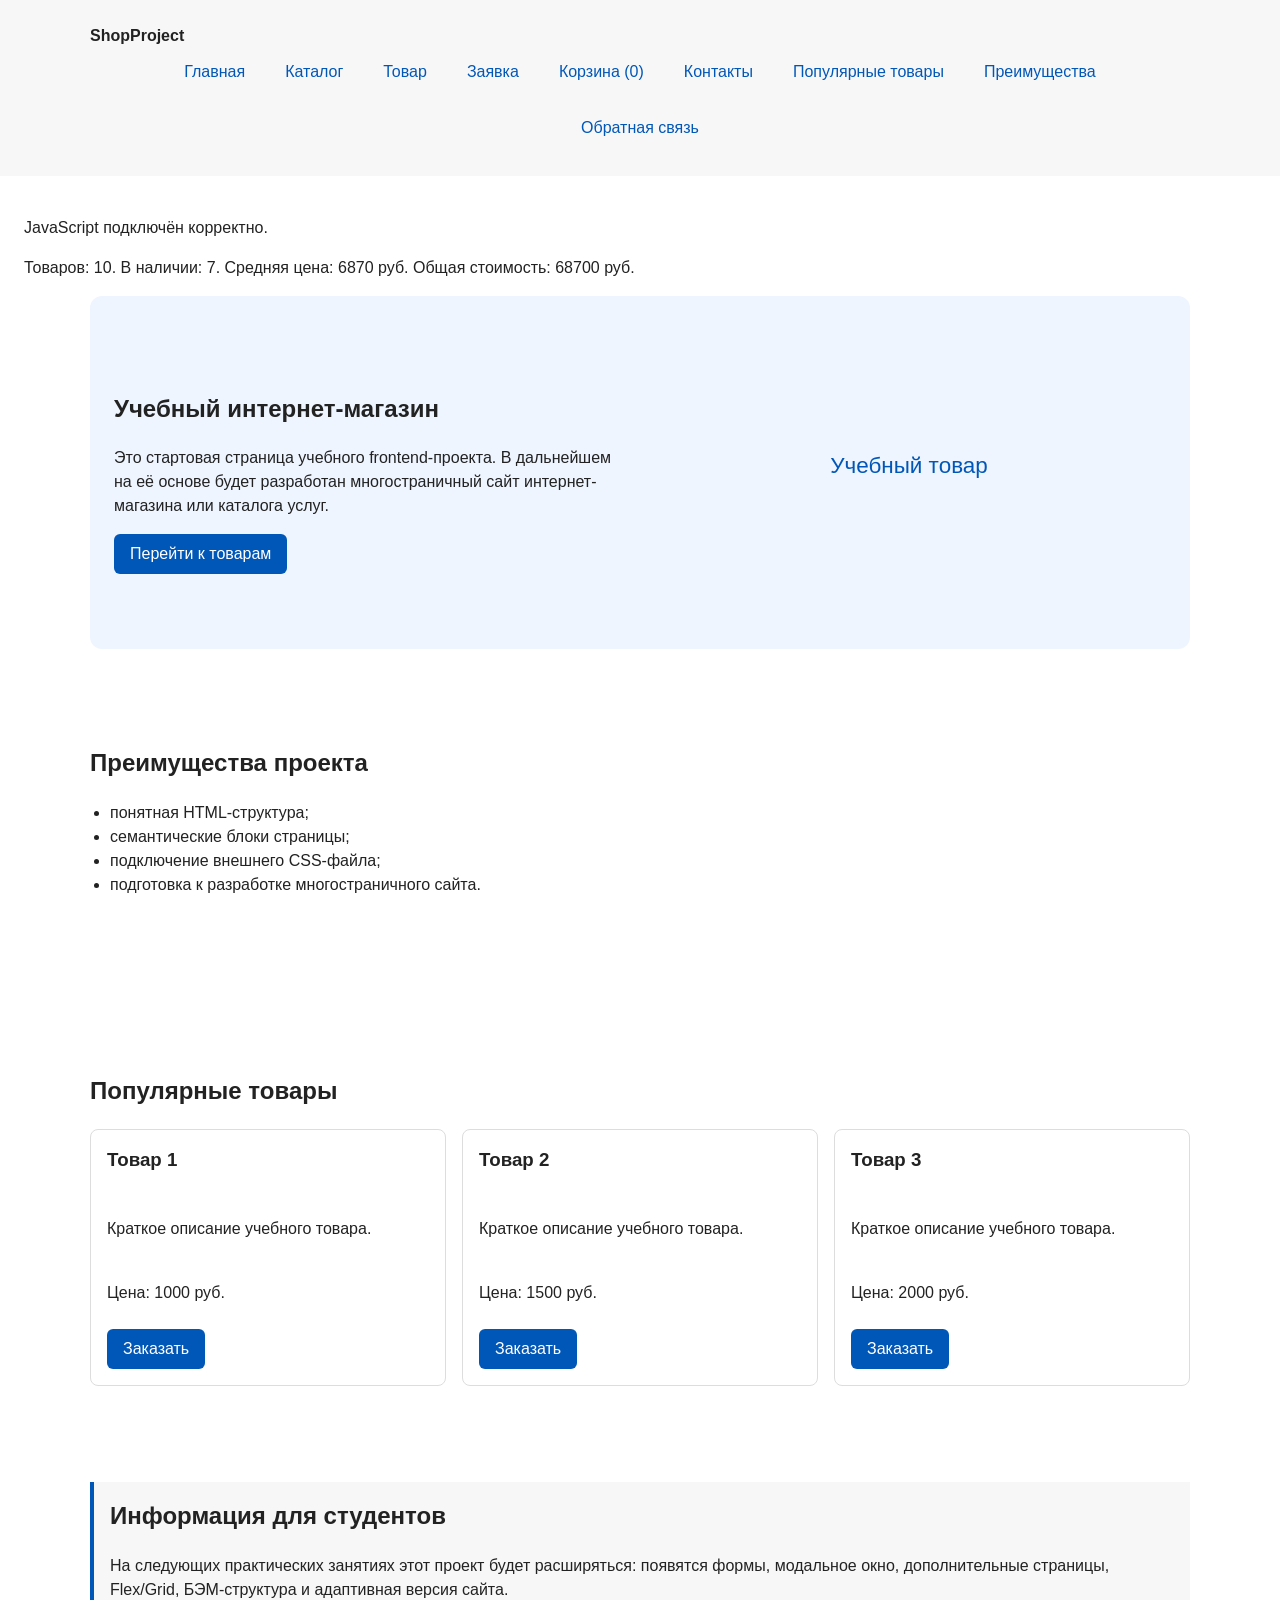
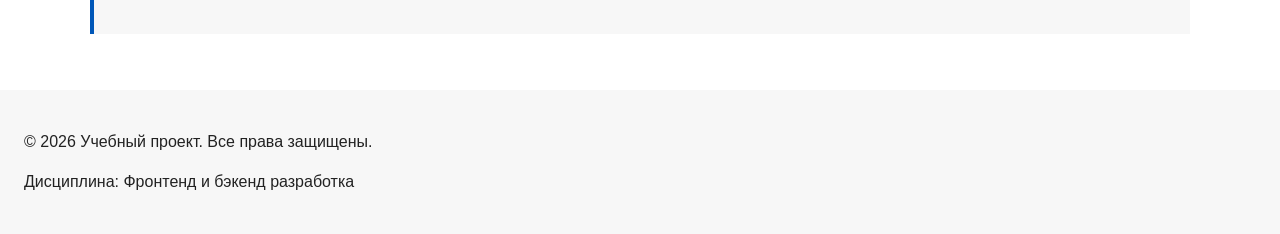
<file: index.html>
﻿<!DOCTYPE html>
<html lang="ru">
<head>
    <meta charset="UTF-8">
    <meta name="viewport" content="width=device-width, initial-scale=1.0">
  <meta name="description" content="Главная страница учебного интернет-магазина ShopProject.">
    <title>Учебный интернет-магазин</title>
    <link rel="stylesheet" href="css/style.css">
  <link rel="stylesheet" href="css/responsive.css">
  <script src="js/data.js" defer></script>
    <script src="js/main.js" defer></script>
  <script src="js/cart.js" defer></script>
</head>
<body>
  <a class="skip-link" href="#main">Перейти к основному содержимому</a>

  <!-- Шапка сайта -->
  <header class="site-header">
    <div class="site-header__inner">
      <a class="site-header__logo" href="index.html">ShopProject</a>
      <nav class="site-nav" aria-label="Основная навигация">
        <ul class="site-nav__list">
          <li><a class="site-nav__link" href="index.html" aria-current="page">Главная</a></li>
          <li><a class="site-nav__link" href="catalog.html">Каталог</a></li>
          <li><a class="site-nav__link" href="product.html">Товар</a></li>
          <li><a class="site-nav__link" href="order.html">Заявка</a></li>
          <li><a class="site-nav__link" href="cart.html">Корзина (<span data-cart-count>0</span>)</a></li>
          <li><a class="site-nav__link" href="contacts.html">Контакты</a></li>
          <li><a class="site-nav__link" href="index.html#popular">Популярные товары</a></li>
          <li><a class="site-nav__link" href="index.html#advantages">Преимущества</a></li>
          <li><a class="site-nav__link" href="index.html#contacts">Обратная связь</a></li>
        </ul>
      </nav>
    </div>
  </header>

  <!-- Основное содержимое страницы -->
  <main id="main">
      <p class="js-message" aria-live="polite"></p>
      <p class="js-summary" aria-live="polite"></p>

    <!-- Hero-блок -->
    <section class="hero">
        <div class="hero__content">
          <h1>Учебный интернет-магазин</h1>
          <p>
            Это стартовая страница учебного frontend-проекта.
            В дальнейшем на её основе будет разработан многостраничный сайт
            интернет-магазина или каталога услуг.
          </p>
          <a class="button" href="#popular">Перейти к товарам</a>
        </div>
        <picture class="hero__picture">
          <source srcset="images/product.svg" type="image/svg+xml">
          <img
            src="images/product.svg"
            alt="Каталог учебных товаров"
            width="640"
            height="360"
            loading="lazy"
            class="hero__image"
          >
        </picture>
      </section>

    <!-- Блок преимуществ -->
    <section class="section advantages" id="advantages">
      <h2 class="section__title">Преимущества проекта</h2>
      <ul class="advantages__list">
        <li>понятная HTML-структура;</li>
        <li>семантические блоки страницы;</li>
        <li>подключение внешнего CSS-файла;</li>
        <li>подготовка к разработке многостраничного сайта.</li>
      </ul>
    </section>

    <!-- Блок популярных товаров -->
    <section class="section" id="popular">
      <h2 class="section__title">Популярные товары</h2>

      <div class="products-grid">

      <article class="product-card">
        <h3 class="product-card__title">Товар 1</h3>
        <p>Краткое описание учебного товара.</p>
        <p>Цена: 1000 руб.</p>
        <button class="button product-card__button" type="button" data-product="Товар 1">
            Заказать
        </button>
      </article>

      <article class="product-card">
        <h3 class="product-card__title">Товар 2</h3>
        <p>Краткое описание учебного товара.</p>
        <p>Цена: 1500 руб.</p>
        <button class="button product-card__button" type="button" data-product="Товар 2">
            Заказать
        </button>
      </article>

      <article class="product-card">
        <h3 class="product-card__title">Товар 3</h3>
        <p>Краткое описание учебного товара.</p>
        <p>Цена: 2000 руб.</p>
        <button class="button product-card__button" type="button" data-product="Товар 3">
            Заказать
        </button>
      </article>
      </div>
    </section>

    <!-- Дополнительный информационный блок -->
    <aside class="info-panel">
      <h2 class="section__title">Информация для студентов</h2>
      <p>
        На следующих практических занятиях этот проект будет расширяться:
        появятся формы, модальное окно, дополнительные страницы,
        Flex/Grid, БЭМ-структура и адаптивная версия сайта.
      </p>
    </aside>

  </main>

<!-- Модальное окно с формой заявки -->
<dialog class="order-dialog" id="order-dialog" aria-labelledby="order-dialog-title">
    <h2 id="order-dialog-title">Оформление заявки</h2>

    <form class="order-form" id="order-form" action="#" method="post" novalidate>
        <!-- Скрытое поле для выбранного товара -->
        <input id="selected-product" name="selected-product" type="hidden">

        <div class="order-form__field">
        <label class="order-form__label" for="order-name">Имя</label>
        <input
            id="order-name" class="order-form__input"
            name="name"
            type="text"
            placeholder="Введите ваше имя"
            minlength="2"
            autocomplete="given-name"
            required
        >
        </div>

        <div class="order-form__field">
        <label class="order-form__label" for="order-email">E-mail</label>
        <input
            id="order-email" class="order-form__input"
            name="email"
            type="email"
            placeholder="example@mail.ru"
            autocomplete="email"
            required
        >
        </div>

        <div class="order-form__field">
        <label class="order-form__label" for="order-phone">Телефон</label>
        <input
            id="order-phone" class="order-form__input"
            name="phone"
            type="tel"
            inputmode="tel"
            placeholder="+7 (900) 000-00-00"
            pattern="^\+7 \(\d{3}\) \d{3}-\d{2}-\d{2}$"
            required
        >
        <small class="order-form__hint">Формат: +7 (900) 000-00-00</small>
        </div>

        <div class="order-form__field">
        <label class="order-form__label" for="order-date">Дата связи</label>
        <input id="order-date" class="order-form__input" name="date" type="date">
        </div>

        <div class="order-form__field">
        <label class="order-form__label" for="order-topic">Тема заявки</label>
        <select id="order-topic" class="order-form__select" name="topic" required>
            <option value="">Выберите тему</option>
            <option value="product">Заказ товара</option>
            <option value="consultation">Консультация</option>
            <option value="delivery">Доставка</option>
        </select>
        </div>

        <div class="order-form__field">
        <label class="order-form__label" for="order-comment">Комментарий</label>
        <textarea
            id="order-comment" class="order-form__textarea"
            name="comment"
            rows="4"
            placeholder="Укажите дополнительную информацию"
        ></textarea>
        </div>

        <div class="order-form__field order-form__field--checkbox">
        <label>
            <input id="order-agreement" name="agreement" type="checkbox" required>
            Я согласен на обработку данных
        </label>
        </div>

        <div class="order-form__actions">
        <button type="button" id="close-order-dialog">Закрыть</button>
        <button type="submit">Отправить заявку</button>
        </div>
    </form>
    </dialog>

    <!-- Сообщение об успешной отправке -->
    <p class="order-form__success" id="success-message" hidden>
    Форма успешно отправлена!
    </p>
  <!-- Подвал сайта -->
  <footer class="site-footer" id="contacts">
    <p>&copy; 2026 Учебный проект. Все права защищены.</p>
    <p>Дисциплина: Фронтенд и бэкенд разработка</p>
  </footer>

</body>
</html>
</file>
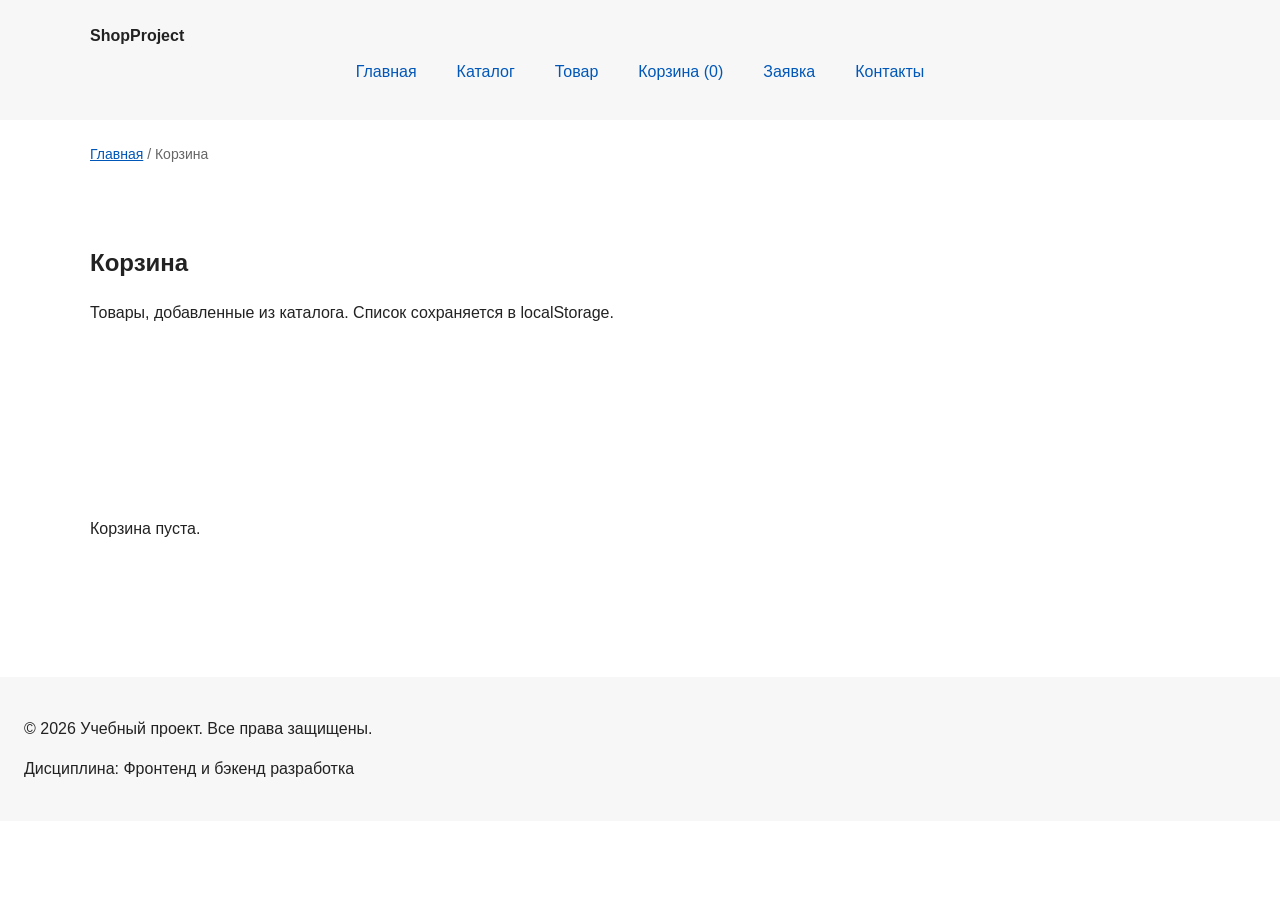
<file: cart.html>
﻿<!DOCTYPE html>
<html lang="ru">
<head>
  <meta charset="UTF-8">
  <meta name="viewport" content="width=device-width, initial-scale=1.0">
  <meta name="description" content="Корзина учебного интернет-магазина.">
  <title>Корзина – Учебный интернет-магазин</title>
  <link rel="stylesheet" href="css/style.css">
  <link rel="stylesheet" href="css/responsive.css">
  <script src="js/data.js" defer></script>
  <script src="js/main.js" defer></script>
  <script src="js/cart.js" defer></script>
</head>
<body>
  <a class="skip-link" href="#main">Перейти к основному содержимому</a>

  <header class="site-header">
    <div class="site-header__inner">
      <a class="site-header__logo" href="index.html">ShopProject</a>
      <nav class="site-nav" aria-label="Основная навигация">
        <ul class="site-nav__list">
          <li><a class="site-nav__link" href="index.html">Главная</a></li>
          <li><a class="site-nav__link" href="catalog.html">Каталог</a></li>
          <li><a class="site-nav__link" href="product.html">Товар</a></li>
          <li><a class="site-nav__link" href="cart.html" aria-current="page">Корзина (<span data-cart-count>0</span>)</a></li>
          <li><a class="site-nav__link" href="order.html">Заявка</a></li>
          <li><a class="site-nav__link" href="contacts.html">Контакты</a></li>
        </ul>
      </nav>
    </div>
  </header>

  <main id="main">
    <nav class="breadcrumbs" aria-label="Хлебные крошки">
      <a class="breadcrumbs__link" href="index.html">Главная</a>
      <span class="breadcrumbs__current">Корзина</span>
    </nav>

    <section class="section">
      <h1 class="section__title">Корзина</h1>
      <p>Товары, добавленные из каталога. Список сохраняется в localStorage.</p>
    </section>

    <section class="section">
      <div class="cart" data-cart-container></div>
    </section>
  </main>

  <footer class="site-footer" id="contacts">
    <p>&copy; 2026 Учебный проект. Все права защищены.</p>
    <p>Дисциплина: Фронтенд и бэкенд разработка</p>
  </footer>
</body>
</html>
</file>
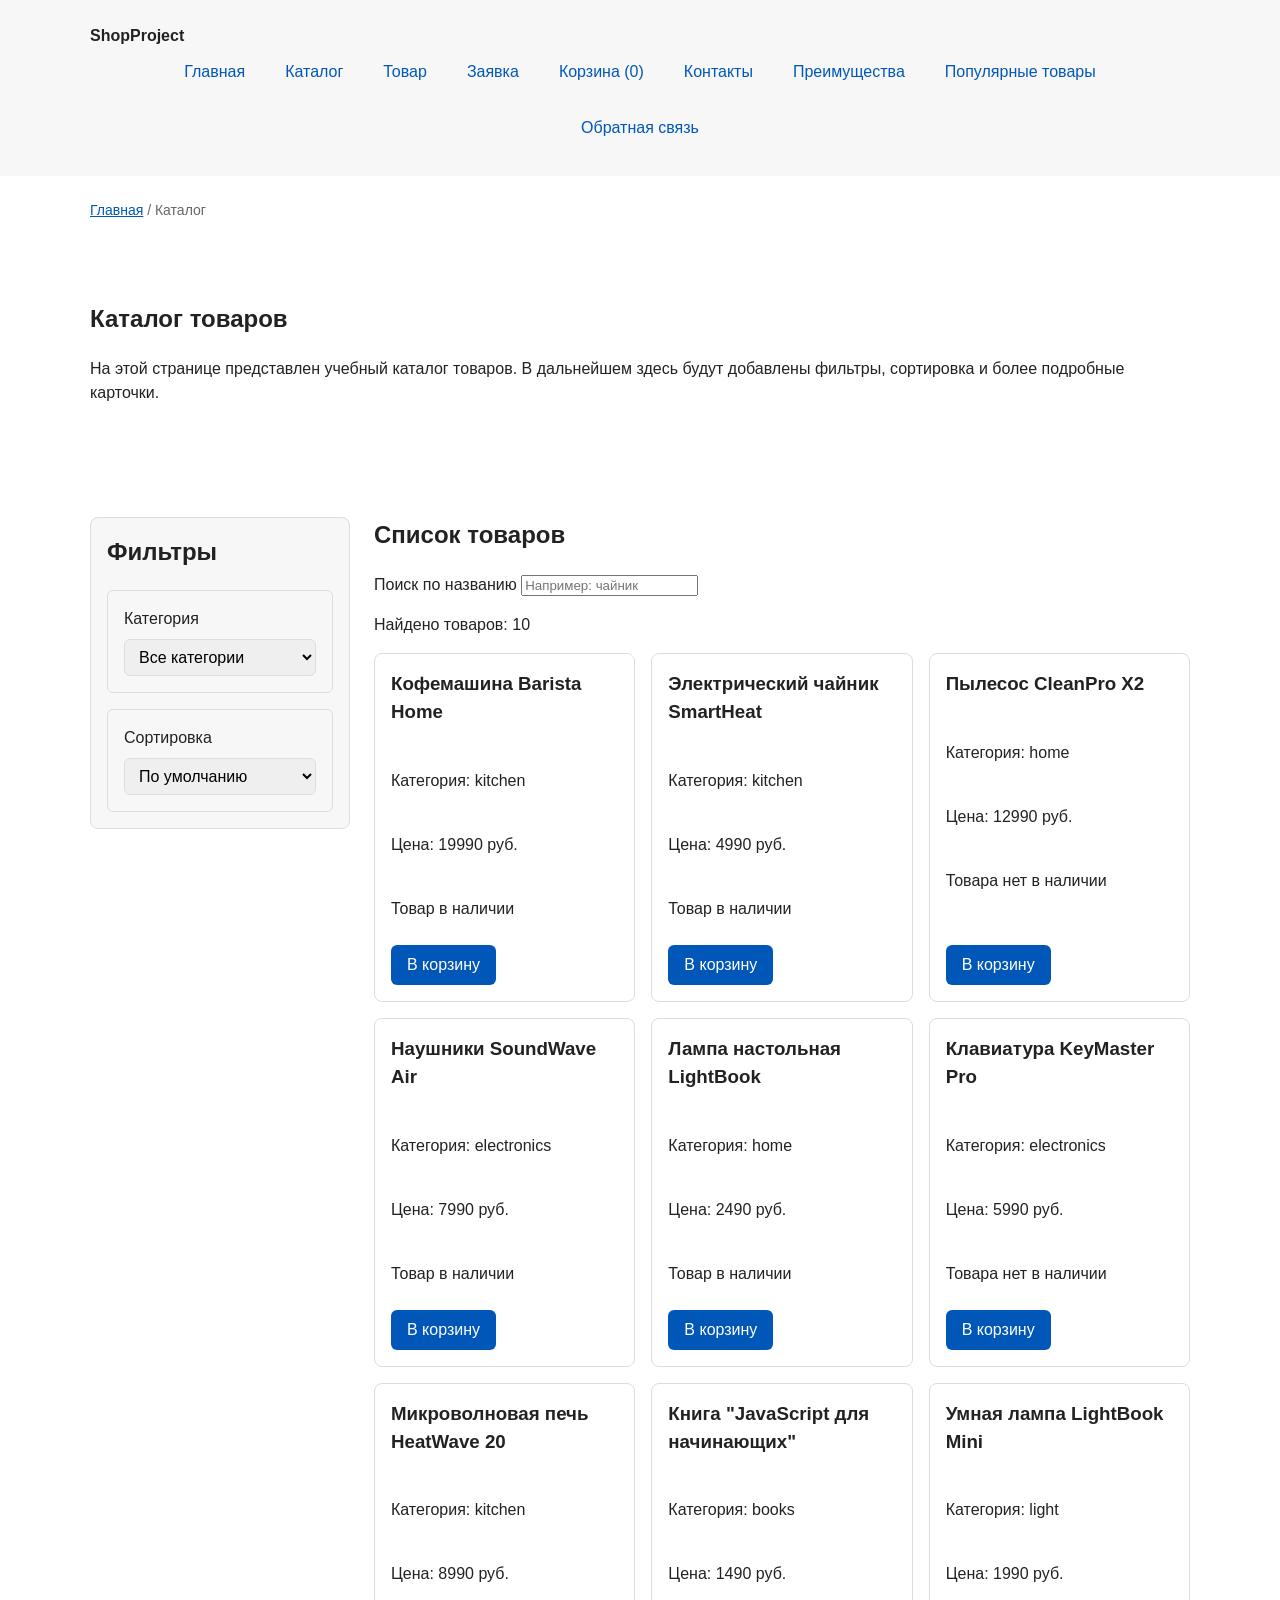
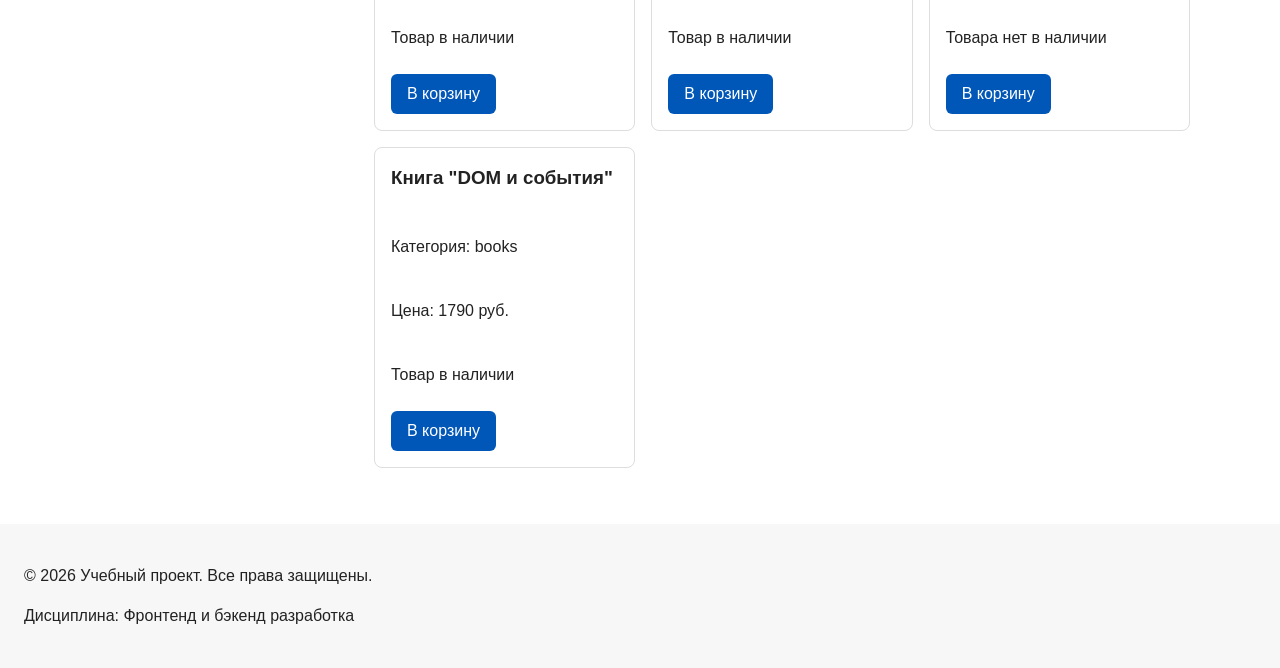
<file: catalog.html>
﻿<!DOCTYPE html>
<html lang="ru">
<head>
  <meta charset="UTF-8">
  <meta name="viewport" content="width=device-width, initial-scale=1.0">
  <meta name="description" content="Каталог товаров учебного интернет-магазина.">
  <title>Каталог товаров – Учебный интернет-магазин</title>
  <link rel="stylesheet" href="css/style.css">
  <link rel="stylesheet" href="css/responsive.css">
  <script src="js/data.js" defer></script>
  <script src="js/main.js" defer></script>
  <script src="js/catalog.js" defer></script>
  <script src="js/cart.js" defer></script>
</head>
<body>
  <a class="skip-link" href="#main">Перейти к основному содержимому</a>

  <!-- Шапка сайта -->
  <header class="site-header">
    <div class="site-header__inner">
      <a class="site-header__logo" href="index.html">ShopProject</a>
      <nav class="site-nav" aria-label="Основная навигация">
        <ul class="site-nav__list">
          <li><a class="site-nav__link" href="index.html">Главная</a></li>
          <li><a class="site-nav__link" href="catalog.html" aria-current="page">Каталог</a></li>
          <li><a class="site-nav__link" href="product.html">Товар</a></li>
          <li><a class="site-nav__link" href="order.html">Заявка</a></li>
          <li><a class="site-nav__link" href="cart.html">Корзина (<span data-cart-count>0</span>)</a></li>
          <li><a class="site-nav__link" href="contacts.html">Контакты</a></li>
          <li><a class="site-nav__link" href="index.html#advantages">Преимущества</a></li>
          <li><a class="site-nav__link" href="index.html#popular">Популярные товары</a></li>
          <li><a class="site-nav__link" href="index.html#contacts">Обратная связь</a></li>
        </ul>
      </nav>
    </div>
  </header>

  <!-- Основное содержимое страницы -->
  <main id="main">

    <!-- Хлебные крошки -->
    <nav class="breadcrumbs" aria-label="Хлебные крошки">
      <a class="breadcrumbs__link" href="index.html">Главная</a>
      <span class="breadcrumbs__current">Каталог</span>
    </nav>

    <!-- Заголовок раздела -->
    <section class="section">
      <h1 class="section__title">Каталог товаров</h1>
      <p>
        На этой странице представлен учебный каталог товаров.
        В дальнейшем здесь будут добавлены фильтры, сортировка
        и более подробные карточки.
      </p>
    </section>

    <!-- Список товаров -->
    <section class="catalog-layout">
      <aside class="catalog-filters">
        <h2 class="section__title">Фильтры</h2>
        <form class="catalog-filters__form" action="#" method="get">
          <div class="catalog-filters__fieldset">
            <label class="catalog-filters__label" for="catalog-category">Категория</label>
            <select id="catalog-category" class="catalog-filters__input" data-catalog-category>
              <option value="all">Все категории</option>
              <option value="kitchen">Кухня</option>
              <option value="home">Дом</option>
              <option value="electronics">Электроника</option>
              <option value="books">Книги</option>
              <option value="light">Свет</option>
            </select>
          </div>
          <div class="catalog-filters__fieldset">
            <label class="catalog-filters__label" for="catalog-sort">Сортировка</label>
            <select id="catalog-sort" class="catalog-filters__input" data-catalog-sort>
              <option value="default">По умолчанию</option>
              <option value="price-asc">Цена: по возрастанию</option>
              <option value="price-desc">Цена: по убыванию</option>
            </select>
          </div>
        </form>
      </aside>

      <section class="catalog-layout__products">
        <h2 class="section__title">Список товаров</h2>

        <div class="catalog-search">
          <label class="catalog-search__label" for="catalog-search">Поиск по названию</label>
          <input
            id="catalog-search"
            class="catalog-search__input"
            type="search"
            name="search"
            placeholder="Например: чайник"
            data-catalog-search
          >
        </div>

        <p class="catalog-message" data-catalog-message aria-live="polite"></p>

        <div class="products-grid" data-products-container></div>
      </section>
    </section>

  </main>

  <!-- Подвал сайта -->
  <footer class="site-footer">
    <p>&copy; 2026 Учебный проект. Все права защищены.</p>
    <p>Дисциплина: Фронтенд и бэкенд разработка</p>
  </footer>

</body>
</html>
</file>
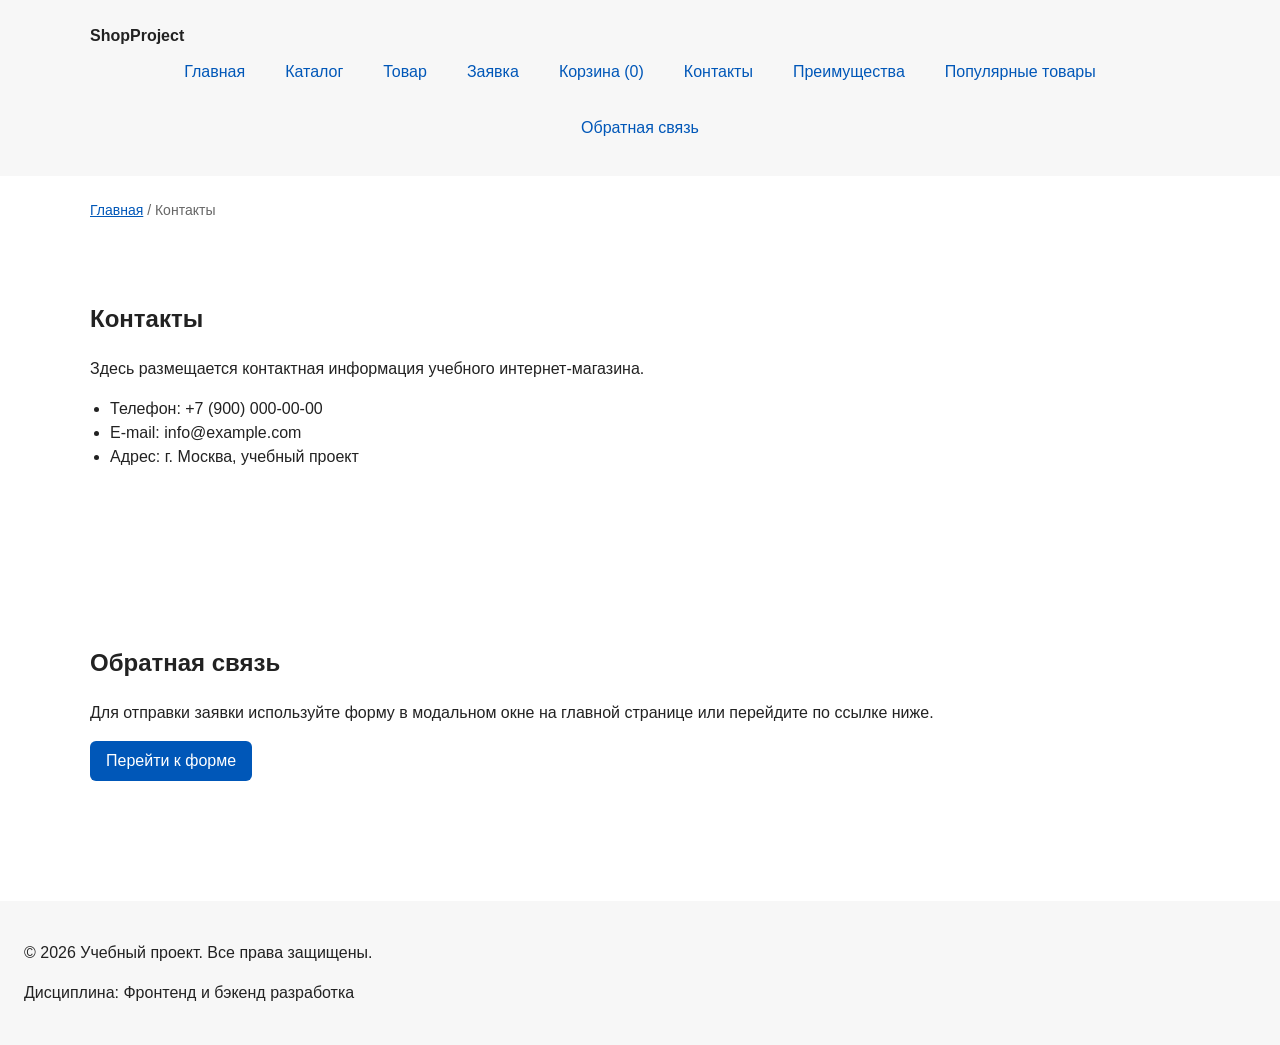
<file: contacts.html>
﻿<!DOCTYPE html>
<html lang="ru">
<head>
  <meta charset="UTF-8">
  <meta name="viewport" content="width=device-width, initial-scale=1.0">
  <meta name="description" content="Контактная информация учебного интернет-магазина.">
  <title>Контакты – Учебный интернет-магазин</title>
  <link rel="stylesheet" href="css/style.css">
  <link rel="stylesheet" href="css/responsive.css">
  <script src="js/data.js" defer></script>
  <script src="js/main.js" defer></script>
  <script src="js/cart.js" defer></script>
</head>
<body>
  <a class="skip-link" href="#main">Перейти к основному содержимому</a>

  <!-- Шапка сайта -->
  <header class="site-header">
    <div class="site-header__inner">
      <a class="site-header__logo" href="index.html">ShopProject</a>
      <nav class="site-nav" aria-label="Основная навигация">
        <ul class="site-nav__list">
          <li><a class="site-nav__link" href="index.html">Главная</a></li>
          <li><a class="site-nav__link" href="catalog.html">Каталог</a></li>
          <li><a class="site-nav__link" href="product.html">Товар</a></li>
          <li><a class="site-nav__link" href="order.html">Заявка</a></li>
          <li><a class="site-nav__link" href="cart.html">Корзина (<span data-cart-count>0</span>)</a></li>
          <li><a class="site-nav__link" href="contacts.html" aria-current="page">Контакты</a></li>
          <li><a class="site-nav__link" href="index.html#advantages">Преимущества</a></li>
          <li><a class="site-nav__link" href="index.html#popular">Популярные товары</a></li>
          <li><a class="site-nav__link" href="index.html#contacts">Обратная связь</a></li>
        </ul>
      </nav>
    </div>
  </header>

  <!-- Основное содержимое страницы -->
  <main id="main">

    <!-- Хлебные крошки -->
    <nav class="breadcrumbs" aria-label="Хлебные крошки">
      <a class="breadcrumbs__link" href="index.html">Главная</a>
      <span class="breadcrumbs__current">Контакты</span>
    </nav>

    <!-- Контактная информация -->
    <section class="section contacts">
      <h1 class="section__title">Контакты</h1>
      <p>
        Здесь размещается контактная информация учебного интернет-магазина.
      </p>
      <ul class="contacts__list">
        <li>Телефон: +7 (900) 000-00-00</li>
        <li>E-mail: info@example.com</li>
        <li>Адрес: г. Москва, учебный проект</li>
      </ul>
    </section>

    <!-- Обратная связь -->
    <section class="section" id="feedback">
      <h2 class="section__title">Обратная связь</h2>
      <p>
        Для отправки заявки используйте форму в модальном окне
        на главной странице или перейдите по ссылке ниже.
      </p>
      <a class="button" href="index.html#contacts">Перейти к форме</a>
    </section>

  </main>

  <!-- Подвал сайта -->
  <footer class="site-footer">
    <p>&copy; 2026 Учебный проект. Все права защищены.</p>
    <p>Дисциплина: Фронтенд и бэкенд разработка</p>
  </footer>

</body>
</html>
</file>
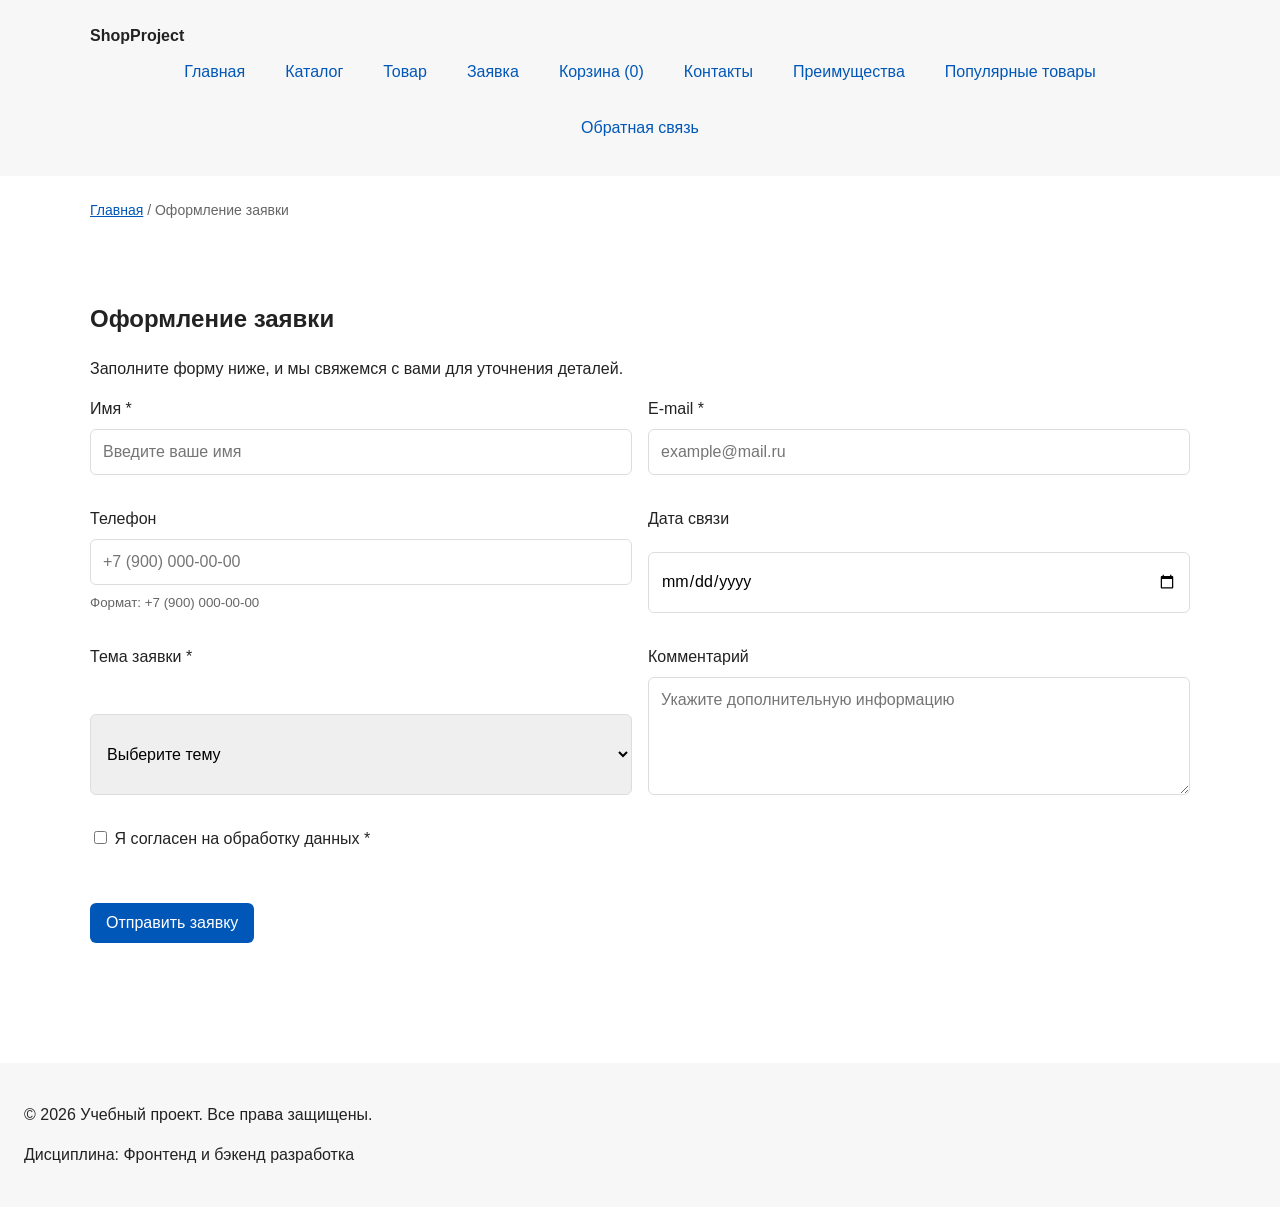
<file: order.html>
﻿<!DOCTYPE html>
<html lang="ru">
<head>
  <meta charset="UTF-8">
  <meta name="viewport" content="width=device-width, initial-scale=1.0">
  <meta name="description" content="Страница оформления заявки учебного интернет-магазина.">
  <title>Оформление заявки – Учебный интернет-магазин</title>
  <link rel="stylesheet" href="css/style.css">
  <link rel="stylesheet" href="css/responsive.css">
  <script src="js/data.js" defer></script>
  <script src="js/main.js" defer></script>
  <script src="js/cart.js" defer></script>
  <script src="js/validation.js" defer></script>
</head>
<body>
  <a class="skip-link" href="#main">Перейти к основному содержимому</a>

  <!-- Шапка сайта -->
  <header class="site-header">
    <div class="site-header__inner">
      <a class="site-header__logo" href="index.html">ShopProject</a>
      <nav class="site-nav" aria-label="Основная навигация">
        <ul class="site-nav__list">
          <li><a class="site-nav__link" href="index.html">Главная</a></li>
          <li><a class="site-nav__link" href="catalog.html">Каталог</a></li>
          <li><a class="site-nav__link" href="product.html">Товар</a></li>
          <li><a class="site-nav__link" href="order.html" aria-current="page">Заявка</a></li>
          <li><a class="site-nav__link" href="cart.html">Корзина (<span data-cart-count>0</span>)</a></li>
          <li><a class="site-nav__link" href="contacts.html">Контакты</a></li>
          <li><a class="site-nav__link" href="index.html#advantages">Преимущества</a></li>
          <li><a class="site-nav__link" href="index.html#popular">Популярные товары</a></li>
          <li><a class="site-nav__link" href="index.html#contacts">Обратная связь</a></li>
        </ul>
      </nav>
    </div>
  </header>

  <!-- Основное содержимое страницы -->
  <main id="main">

    <!-- Хлебные крошки -->
    <nav class="breadcrumbs" aria-label="Хлебные крошки">
      <a class="breadcrumbs__link" href="index.html">Главная</a>
      <span class="breadcrumbs__current">Оформление заявки</span>
    </nav>

    <!-- Форма заявки -->
    <section class="section">
      <h1 class="section__title">Оформление заявки</h1>
      <p>Заполните форму ниже, и мы свяжемся с вами для уточнения деталей.</p>

      <form class="order-form" id="order-form" action="#" method="post" novalidate>
        <input id="selected-product" name="selected-product" type="hidden">

        <div class="order-form__field">
          <label class="order-form__label" for="order-name">Имя *</label>
          <input class="order-form__input" id="order-name" name="name" type="text" placeholder="Введите ваше имя" minlength="2" required>
        </div>

        <div class="order-form__field">
          <label class="order-form__label" for="order-email">E-mail *</label>
          <input class="order-form__input" id="order-email" name="email" type="email" placeholder="example@mail.ru" required>
        </div>

        <div class="order-form__field">
          <label class="order-form__label" for="order-phone">Телефон</label>
          <input class="order-form__input" id="order-phone" name="phone" type="tel" placeholder="+7 (900) 000-00-00" pattern="^\+7 \(\d{3}\) \d{3}-\d{2}-\d{2}$">
          <small class="order-form__hint">Формат: +7 (900) 000-00-00</small>
        </div>

        <div class="order-form__field">
          <label class="order-form__label" for="order-date">Дата связи</label>
          <input class="order-form__input" id="order-date" name="date" type="date">
        </div>

        <div class="order-form__field">
          <label class="order-form__label" for="order-topic">Тема заявки *</label>
          <select class="order-form__select" id="order-topic" name="topic" required>
            <option value="">Выберите тему</option>
            <option value="product">Заказ товара</option>
            <option value="consultation">Консультация</option>
            <option value="delivery">Доставка</option>
          </select>
        </div>

        <div class="order-form__field">
          <label class="order-form__label" for="order-comment">Комментарий</label>
          <textarea class="order-form__textarea" id="order-comment" name="comment" rows="4" placeholder="Укажите дополнительную информацию"></textarea>
        </div>

        <div class="order-form__field order-form__field--checkbox">
          <label>
            <input id="order-agreement" name="agreement" type="checkbox" required>
            Я согласен на обработку данных *
          </label>
        </div>

        <p class="order-form__error" data-form-error aria-live="polite"></p>
        <div class="order-form__actions">
          <button class="button" type="submit">Отправить заявку</button>
        </div>
      </form>

      <!-- Сообщение об успешной отправке -->
      <p class="order-form__success" id="success-message" hidden>
        Форма успешно отправлена!
      </p>

    </section>

  </main>

  <!-- Подвал сайта -->
  <footer class="site-footer" id="contacts">
    <p>&copy; 2026 Учебный проект. Все права защищены.</p>
    <p>Дисциплина: Фронтенд и бэкенд разработка</p>
  </footer>

</body>
</html>
</file>
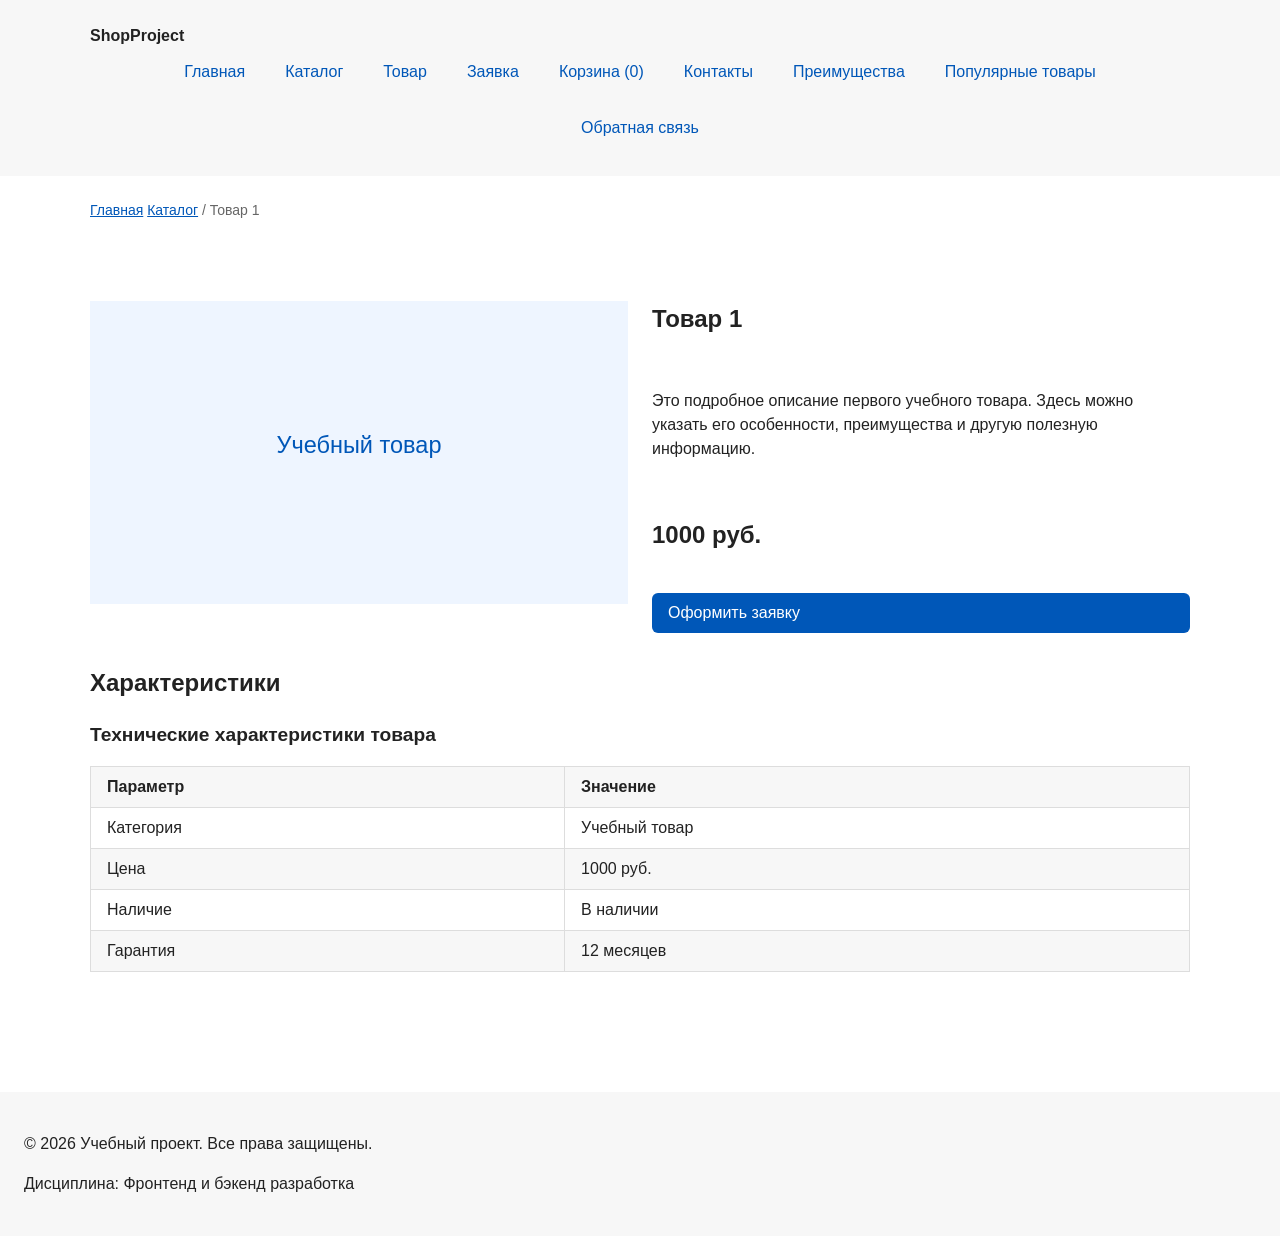
<file: product.html>
﻿<!DOCTYPE html>
<html lang="ru">
<head>
  <meta charset="UTF-8">
  <meta name="viewport" content="width=device-width, initial-scale=1.0">
  <meta name="description" content="Страница товара учебного интернет-магазина.">
  <title>Товар 1 – Учебный интернет-магазин</title>
  <link rel="stylesheet" href="css/style.css">
  <link rel="stylesheet" href="css/responsive.css">
  <script src="js/data.js" defer></script>
  <script src="js/main.js" defer></script>
  <script src="js/cart.js" defer></script>
</head>
<body>
  <a class="skip-link" href="#main">Перейти к основному содержимому</a>

  <!-- Шапка сайта -->
  <header class="site-header">
    <div class="site-header__inner">
      <a class="site-header__logo" href="index.html">ShopProject</a>
      <nav class="site-nav" aria-label="Основная навигация">
        <ul class="site-nav__list">
          <li><a class="site-nav__link" href="index.html">Главная</a></li>
          <li><a class="site-nav__link" href="catalog.html">Каталог</a></li>
          <li><a class="site-nav__link" href="product.html" aria-current="page">Товар</a></li>
          <li><a class="site-nav__link" href="order.html">Заявка</a></li>
          <li><a class="site-nav__link" href="cart.html">Корзина (<span data-cart-count>0</span>)</a></li>
          <li><a class="site-nav__link" href="contacts.html">Контакты</a></li>
          <li><a class="site-nav__link" href="index.html#advantages">Преимущества</a></li>
          <li><a class="site-nav__link" href="index.html#popular">Популярные товары</a></li>
          <li><a class="site-nav__link" href="index.html#contacts">Обратная связь</a></li>
        </ul>
      </nav>
    </div>
  </header>

  <!-- Основное содержимое страницы -->
  <main id="main">

    <!-- Хлебные крошки -->
    <nav class="breadcrumbs" aria-label="Хлебные крошки">
      <a class="breadcrumbs__link" href="index.html">Главная</a>
      <a class="breadcrumbs__link" href="catalog.html">Каталог</a>
      <span class="breadcrumbs__current">Товар 1</span>
    </nav>

    <!-- Карточка товара -->
    <section class="section product-page">
      <div class="product-page__layout">
        <!-- Изображение товара -->
        <picture class="product-page__picture">
          <source srcset="images/product.svg" type="image/svg+xml">
          <img
            src="images/product.svg"
            alt="Учебный товар"
            width="640"
            height="360"
            loading="lazy"
            class="product-card__image"
          >
        </picture>
        
        <!-- Информация о товаре -->
        <div class="product-page__info">
          <h1 class="section__title">Товар 1</h1>
          <p class="product-page__description">
            Это подробное описание первого учебного товара. Здесь можно указать его особенности, преимущества и другую полезную информацию.
          </p>
          <p class="product-page__price">1000 руб.</p>
          <a class="button" href="order.html">Оформить заявку</a>
        </div>
      </div>

      <!-- Таблица характеристик -->
      <h2 class="section__title">Характеристики</h2>
      <div class="table-wrapper">
        <table class="product-table">
          <caption>Технические характеристики товара</caption>
          <thead>
            <tr>
              <th>Параметр</th>
              <th>Значение</th>
            </tr>
          </thead>
          <tbody>
            <tr>
              <td>Категория</td>
              <td>Учебный товар</td>
            </tr>
            <tr>
              <td>Цена</td>
              <td>1000 руб.</td>
            </tr>
            <tr>
              <td>Наличие</td>
              <td>В наличии</td>
            </tr>
            <tr>
              <td>Гарантия</td>
              <td>12 месяцев</td>
            </tr>
          </tbody>
        </table>
      </div>
    </section>

  </main>

  <!-- Подвал сайта -->
  <footer class="site-footer" id="contacts">
    <p>&copy; 2026 Учебный проект. Все права защищены.</p>
    <p>Дисциплина: Фронтенд и бэкенд разработка</p>
  </footer>

  <!-- Модальное окно с формой заявки (для работы кнопок "Заказать") -->
  <dialog class="order-dialog" id="order-dialog" aria-labelledby="order-dialog-title">
    <h2 id="order-dialog-title">Оформление заявки</h2>
    <form class="order-form" id="order-form" action="#" method="post" novalidate>
      <input id="selected-product" name="selected-product" type="hidden">
      <div class="order-form__field">
        <label class="order-form__label" for="order-name">Имя</label>
        <input class="order-form__input" id="order-name" name="name" type="text" placeholder="Введите ваше имя" minlength="2" required>
      </div>
      <div class="order-form__field">
        <label class="order-form__label" for="order-email">E-mail</label>
        <input class="order-form__input" id="order-email" name="email" type="email" placeholder="example@mail.ru" required>
      </div>
      <div class="order-form__field">
        <label class="order-form__label" for="order-phone">Телефон</label>
        <input class="order-form__input" id="order-phone" name="phone" type="tel" placeholder="+7 (900) 000-00-00" pattern="^\+7 \(\d{3}\) \d{3}-\d{2}-\d{2}$" required>
        <small class="order-form__hint">Формат: +7 (900) 000-00-00</small>
      </div>
      <div class="order-form__field">
        <label class="order-form__label" for="order-topic">Тема заявки</label>
        <select class="order-form__select" id="order-topic" name="topic" required>
          <option value="">Выберите тему</option>
          <option value="product">Заказ товара</option>
          <option value="consultation">Консультация</option>
        </select>
      </div>
      <div class="order-form__field">
        <label class="order-form__label" for="order-comment">Комментарий</label>
        <textarea class="order-form__textarea" id="order-comment" name="comment" rows="4"></textarea>
      </div>
      <div class="order-form__field order-form__field--checkbox">
        <label>
          <input id="order-agreement" name="agreement" type="checkbox" required>
          Я согласен на обработку данных
        </label>
      </div>
      <div class="order-form__actions">
        <button type="button" id="close-order-dialog">Закрыть</button>
        <button type="submit">Отправить заявку</button>
      </div>
    </form>
  </dialog>

  <!-- Сообщение об успешной отправке -->
  <p class="order-form__success" id="success-message" hidden>
    Форма успешно отправлена!
  </p>

</body>
</html>
</file>
<file: css/style.css>
﻿/* ===================================
   1. Переменные проекта
   =================================== */

:root {
  --color-bg: #ffffff;
  --color-text: #222222;
  --color-muted: #666666;
  --color-primary: #0057b8;
  --color-primary-dark: #003f86;
  --color-border: #dddddd;
  --color-surface: #f7f7f7;
  --color-surface-accent: #eef5ff;
  --color-danger: #b00020;
  --color-success: #168a2f;
  --color-success-bg: #eefaf0;
  --color-white: #ffffff;

  --space-xs: 4px;
  --space-sm: 8px;
  --space-md: 16px;
  --space-lg: 24px;
  --space-xl: 32px;

  --radius-sm: 6px;
  --radius-md: 8px;
  --radius-lg: 12px;

  --container-width: 1100px;
}


/* ===================================
   2. Базовые стили
   =================================== */

* {
  box-sizing: border-box;
}

body {
  margin: 0;
  font-family: Arial, sans-serif;
  line-height: 1.5;
  color: var(--color-text);
  background-color: var(--color-bg);
}

html {
  scroll-behavior: smooth;
}

:target {
  outline: 2px dashed var(--color-primary);
  outline-offset: 4px;
}

main {
  padding: var(--space-lg);
}


/* ===================================
   3. Общие элементы интерфейса
   =================================== */

a {
  color: var(--color-primary);
}

a:hover {
  color: var(--color-primary-dark);
}

a:focus-visible {
  outline: 2px solid var(--color-primary);
  outline-offset: 3px;
}


/* ===================================
   4. Блок: site-header
   =================================== */

.site-header {
  background-color: var(--color-surface);
  padding: var(--space-lg);
}

.site-header__inner {
  max-width: var(--container-width);
  margin: 0 auto;
}

.site-header__logo {
  font-weight: bold;
  text-decoration: none;
  color: var(--color-text);
}


/* ===================================
   5. Блок: site-nav
   =================================== */

.site-nav__list {
  display: flex;
  flex-wrap: wrap;
  justify-content: center;
  align-items: center;
  gap: var(--space-md);
  padding: 0;
  margin: var(--space-md) 0 0;
  list-style: none;
}

.site-nav__link {
  display: inline-block;
  padding: var(--space-sm) var(--space-md);
  color: var(--color-primary);
  text-decoration: none;
  border-radius: var(--radius-sm);
}

.site-nav__link:hover {
  color: var(--color-white);
  background-color: var(--color-primary);
}

.site-nav__link:focus-visible {
  outline: 2px solid var(--color-primary);
  outline-offset: 3px;
}


/* ===================================
   6. Блок: hero
   =================================== */

.hero {
  max-width: var(--container-width);
  margin: 0 auto var(--space-xl);
  padding: var(--space-xl) var(--space-lg);
  background-color: var(--color-surface-accent);
  border-radius: var(--radius-lg);
}


/* ===================================
   7. Блок: section
   =================================== */

.section {
  max-width: var(--container-width);
  margin: 0 auto var(--space-xl);
}

.section__title {
  margin-top: 0;
}


/* ===================================
   8. Блок: advantages
   =================================== */

.advantages__list {
  padding-left: 20px;
}


/* ===================================
   9. Блок: info-panel
   =================================== */

.info-panel {
  max-width: var(--container-width);
  margin: 0 auto var(--space-xl);
  padding: var(--space-md);
  border-left: 4px solid var(--color-primary);
  background-color: var(--color-surface);
}


/* ===================================
   10. Блок: products-grid
   =================================== */

.products-grid {
  display: grid;
  grid-template-columns: repeat(3, 1fr);
  gap: var(--space-lg);
}


/* ===================================
   11. Блок: product-card
   =================================== */

.product-card {
  display: flex;
  flex-direction: column;
  gap: var(--space-sm);
  padding: var(--space-md);
  border: 1px solid var(--color-border);
  border-radius: var(--radius-md);
  background-color: var(--color-bg);
}

.product-card:hover {
  border-color: var(--color-primary);
}

.product-card__title {
  margin-top: 0;
}

.product-card__button {
  margin-top: auto;
  align-self: flex-start;
}


/* ===================================
   12. Блок: button
   =================================== */

.button {
  display: inline-block;
  padding: var(--space-sm) var(--space-md);
  color: var(--color-white);
  background-color: var(--color-primary);
  text-decoration: none;
  border: none;
  border-radius: var(--radius-sm);
  cursor: pointer;
  font: inherit;
}

.button:hover {
  background-color: var(--color-primary-dark);
}

.button:focus-visible {
  outline: 2px solid var(--color-primary);
  outline-offset: 3px;
}

.button:disabled {
  opacity: 0.6;
  cursor: not-allowed;
}


/* ===================================
   13. Блок: breadcrumbs
   =================================== */

.breadcrumbs {
  max-width: var(--container-width);
  margin: 0 auto var(--space-md);
  font-size: 14px;
  color: var(--color-muted);
}

.breadcrumbs__link {
  color: var(--color-primary);
}

.breadcrumbs__current::before {
  content: " / ";
  color: var(--color-muted);
}


/* ===================================
   14. Блок: contacts
   =================================== */

.contacts__list {
  padding-left: 20px;
}


/* ===================================
   15. Блок: catalog-layout
   =================================== */

.catalog-layout {
  max-width: var(--container-width);
  margin: 0 auto var(--space-xl);
  display: grid;
  grid-template-columns: 260px 1fr;
  grid-template-areas: "filters products";
  gap: var(--space-lg);
}

.catalog-layout__products {
  grid-area: products;
}


/* ===================================
   16. Блок: catalog-filters
   =================================== */

.catalog-filters {
  grid-area: filters;
  padding: var(--space-md);
  border: 1px solid var(--color-border);
  border-radius: var(--radius-md);
  background-color: var(--color-surface);
}

.catalog-filters__form {
  display: grid;
  gap: var(--space-md);
}

.catalog-filters__fieldset {
  margin: 0;
  padding: var(--space-md);
  border: 1px solid var(--color-border);
  border-radius: var(--radius-sm);
}

.catalog-filters__legend {
  font-weight: 700;
}

.catalog-filters__label {
  display: block;
  margin-bottom: var(--space-sm);
}

.catalog-filters__input {
  width: 100%;
  padding: 8px 10px;
  border: 1px solid var(--color-border);
  border-radius: var(--radius-sm);
  font: inherit;
}


/* ===================================
   17. Блок: order-dialog
   =================================== */

.order-dialog {
  width: min(100% - 32px, 560px);
  padding: var(--space-lg);
  border: none;
  border-radius: var(--radius-lg);
}

.order-dialog::backdrop {
  background-color: rgba(0, 0, 0, 0.5);
}


/* ===================================
   18. Блок: order-form
   =================================== */

.order-form__field {
  margin-bottom: var(--space-md);
}

.order-form__label {
  display: block;
  margin-bottom: var(--space-xs);
}

.order-form__input,
.order-form__select,
.order-form__textarea {
  width: 100%;
  padding: 10px 12px;
  border: 1px solid var(--color-border);
  border-radius: var(--radius-sm);
  font: inherit;
}

.order-form__input[type="checkbox"] {
  width: auto;
}

.order-form__hint {
  display: block;
  margin-top: var(--space-xs);
  color: var(--color-muted);
}

.order-form__input:hover,
.order-form__select:hover,
.order-form__textarea:hover {
  border-color: var(--color-primary);
}

.order-form__input:focus-visible,
.order-form__select:focus-visible,
.order-form__textarea:focus-visible {
  outline: 2px solid var(--color-primary);
  outline-offset: 3px;
}

.order-form__input[aria-invalid="true"],
.order-form__select[aria-invalid="true"],
.order-form__textarea[aria-invalid="true"] {
  border-color: var(--color-danger);
}

.order-form__actions {
  display: flex;
  gap: 12px;
  margin-top: 20px;
}

.order-form__success {
  max-width: var(--container-width);
  margin: var(--space-lg) auto;
  padding: var(--space-md);
  border-left: 4px solid var(--color-success);
  background-color: var(--color-success-bg);
}


/* ===================================
   19. Блок: site-footer
   =================================== */

.site-footer {
  padding: var(--space-lg);
  background-color: var(--color-surface);
}

/* ===================================
   Стили для страницы товара (product.html)
   =================================== */

.product-page__layout {
  display: grid;
  grid-template-columns: 1fr 1fr;
  gap: var(--space-lg);
  margin-bottom: var(--space-xl);
}

.product-page__info {
  display: flex;
  flex-direction: column;
  gap: var(--space-md);
}

.product-page__price {
  font-size: 1.5rem;
  font-weight: bold;
  color: var(--color-text);
}

/* Адаптивность для страницы товара */
@media (max-width: 768px) {
  .product-page__layout {
    grid-template-columns: 1fr;
  }
}

/* Обертка для таблицы */
.table-wrapper {
  overflow-x: auto;
}

/* Таблица характеристик */
.product-table {
  width: 100%;
  min-width: 400px;
  border-collapse: collapse;
}

.product-table caption {
  font-size: 1.2rem;
  font-weight: bold;
  margin-bottom: var(--space-md);
  text-align: left;
}

.product-table th,
.product-table td {
  padding: var(--space-sm) var(--space-md);
  border: 1px solid var(--color-border);
  text-align: left;
}

.product-table thead th {
  background-color: var(--color-surface);
}

.product-table tbody tr:nth-child(even) {
  background-color: var(--color-surface);
}
</file>
<file: css/responsive.css>
﻿/* ===================================
   Адаптивные стили для КР №3.
   Подход: Mobile First.
   Базовые стили рассчитаны на мобильный экран.
   Расширения добавляются через min-width медиазапросы.
   =================================== */

*, *::before, *::after {
  box-sizing: border-box;
}

html {
  scroll-behavior: smooth;
}

img, video {
  max-width: 100%;
  height: auto;
}

body {
  overflow-x: hidden;
}

/* ===================================
   Контейнеры и секции
   =================================== */
.container,
.section,
.hero {
  width: min(100% - 32px, 1200px);
  margin-inline: auto;
}

.section {
  padding-block: clamp(24px, 5vw, 64px);
}

/* ===================================
   Навигация: Mobile First
   =================================== */
.site-nav__list {
  display: flex;
  flex-direction: column;
  gap: 8px;
  padding: 0;
  margin: 0;
  list-style: none;
}

.site-nav__link {
  display: block;
  padding: 12px 16px;
}

/* С 768px — меню в строку */
@media (min-width: 768px) {
  .site-nav__list {
    flex-direction: row;
    flex-wrap: wrap;
    align-items: center;
  }
}

/* ===================================
   Sticky-шапка: только с 768px
   =================================== */
.site-header {
  position: static;
}

@media (min-width: 768px) {
  .site-header {
    position: sticky;
    top: 0;
    z-index: 100;
  }
}

/* ===================================
   Hero-блок
   =================================== */
.hero {
  display: grid;
  gap: 24px;
  align-items: center;
}

@media (min-width: 768px) {
  .hero {
    grid-template-columns: 1fr 1fr;
  }
}

/* ===================================
   Сетка карточек товаров
   =================================== */
.products-grid {
  display: grid;
  grid-template-columns: 1fr;
  gap: var(--space-md, 16px);
}

@media (min-width: 768px) {
  .products-grid {
    grid-template-columns: repeat(2, minmax(0, 1fr));
  }
}

@media (min-width: 1024px) {
  .products-grid {
    grid-template-columns: repeat(3, minmax(0, 1fr));
  }
}

/* ===================================
   Каталог: фильтр + товары
   =================================== */
.catalog-layout {
  display: grid;
  grid-template-columns: 1fr;
  gap: 24px;
}

@media (min-width: 768px) {
  .catalog-layout {
    grid-template-columns: 260px 1fr;
    align-items: start;
  }
}

/* ===================================
   Форма заявки
   =================================== */
.order-form {
  display: grid;
  grid-template-columns: 1fr;
  gap: 16px;
}

.order-form__field {
  display: grid;
  gap: 4px;
}

.order-form__input,
.order-form__textarea,
.order-form__select {
  width: 100%;
  min-height: 44px;
}

@media (min-width: 768px) {
  .order-form {
    grid-template-columns: repeat(2, minmax(0, 1fr));
  }
  .order-form__field--wide,
  .order-form__actions {
    grid-column: 1 / -1;
  }
}

/* ===================================
   Таблица характеристик
   =================================== */
.table-wrapper {
  overflow-x: auto;
  -webkit-overflow-scrolling: touch;
}

.product-table {
  width: 100%;
  min-width: 640px;
  border-collapse: collapse;
}

/* ===================================
   Адаптивные изображения (для <picture> и <img>)
   =================================== */
.product-card__image,
.hero__image {
  display: block;
  width: 100%;
  height: auto;
}

/* ===================================
   Skip-link для быстрого перехода к контенту
   =================================== */
.skip-link {
  position: absolute;
  left: 16px;
  top: -100px;
  z-index: 1000;
  padding: 8px 12px;
  color: #ffffff;
  background-color: #111111;
  border-radius: 6px;
  text-decoration: none;
}

.skip-link:focus,
.skip-link:focus-visible {
  top: 16px;
  outline: 3px solid var(--color-primary, #0057b8);
  outline-offset: 3px;
}
</file>
